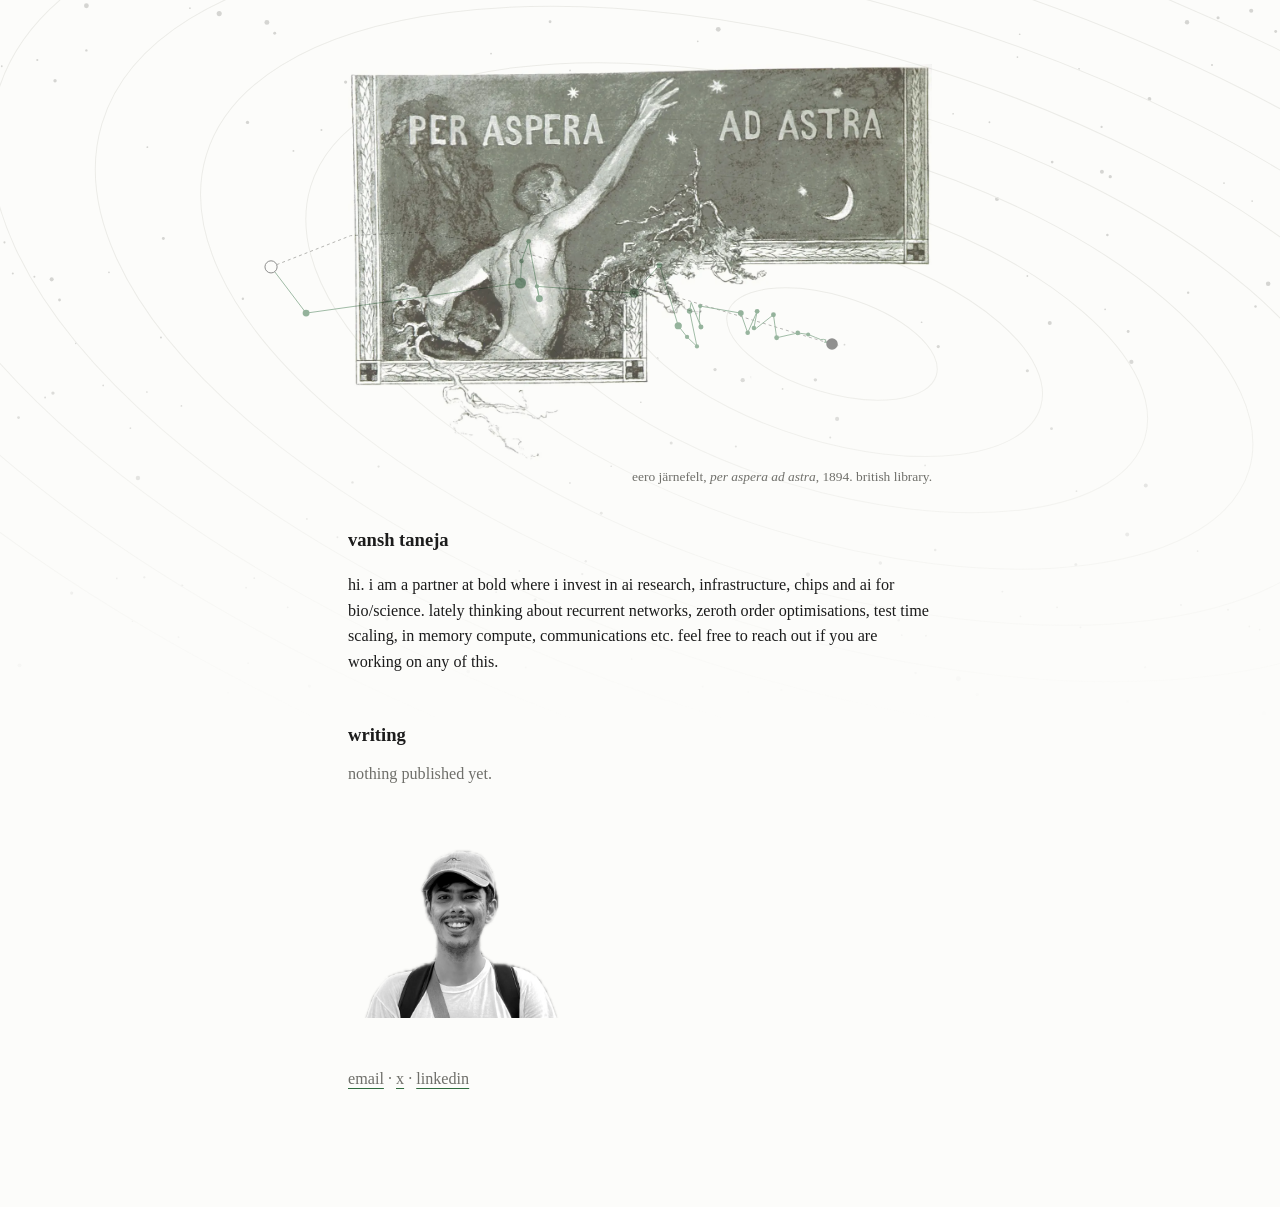
<file: index.html>
<!doctype html>
<html lang="en">
<head>
<meta charset="utf-8">
<meta name="viewport" content="width=device-width, initial-scale=1">
<title>Vansh Taneja</title>
<meta name="description" content="Partner at Bold, investing in AI research, infrastructure, chips and AI for bio/science.">
<link rel="canonical" href="https://vanshtaneja.com/">
<link rel="alternate" type="application/atom+xml" title="Vansh Taneja" href="/feed.xml">
<link rel="icon" href="data:image/svg+xml,%3Csvg xmlns='http://www.w3.org/2000/svg' viewBox='0 0 32 32'%3E%3Cpath d='M16 1c1.7 8.6 5.7 12.6 15 15-9.3 2.4-13.3 6.4-15 15-1.7-8.6-5.7-12.6-15-15 9.3-2.4 13.3-6.4 15-15z' fill='%232f6b3f'/%3E%3C/svg%3E">

<link rel="stylesheet" href="/style.css">
</head>
<body>
<main>
<div class="backdrop" aria-hidden="true">
<svg viewBox="0 0 800 450" preserveAspectRatio="xMidYMid slice">
<g class="fig-sky"><circle cx="137.0" cy="8.5" r="1.59"/><circle cx="466.8" cy="126.0" r="0.66"/><circle cx="292.6" cy="419.7" r="1.08"/><circle cx="446.9" cy="231.0" r="1.01"/><circle cx="561.7" cy="387.6" r="0.78"/><circle cx="111.6" cy="398.3" r="0.60"/><circle cx="761.3" cy="11.1" r="0.96"/><circle cx="220.3" cy="301.5" r="0.74"/><circle cx="489.1" cy="243.1" r="0.54"/><circle cx="324.6" cy="356.8" r="0.53"/><circle cx="741.9" cy="13.9" r="1.37"/><circle cx="446.8" cy="106.3" r="0.53"/><circle cx="572.2" cy="420.7" r="0.77"/><circle cx="527.3" cy="86.0" r="0.83"/><circle cx="113.4" cy="253.7" r="0.54"/><circle cx="462.8" cy="195.1" r="1.34"/><circle cx="32.3" cy="174.6" r="1.26"/><circle cx="693.9" cy="110.4" r="1.01"/><circle cx="557.6" cy="96.1" r="0.53"/><circle cx="642.1" cy="172.5" r="0.56"/><circle cx="411.0" cy="223.9" r="0.61"/><circle cx="675.3" cy="392.1" r="0.61"/><circle cx="415.4" cy="126.9" r="1.27"/><circle cx="637.8" cy="385.2" r="0.53"/><circle cx="715.7" cy="417.1" r="0.69"/><circle cx="780.8" cy="391.5" r="0.55"/><circle cx="47.4" cy="214.6" r="0.55"/><circle cx="90.2" cy="360.8" r="0.72"/><circle cx="563.6" cy="396.9" r="0.55"/><circle cx="340.4" cy="217.5" r="0.86"/><circle cx="626.5" cy="369.7" r="0.55"/><circle cx="356.2" cy="301.9" r="0.59"/><circle cx="12.2" cy="415.8" r="1.19"/><circle cx="748.5" cy="344.4" r="0.53"/><circle cx="522.1" cy="141.5" r="0.55"/><circle cx="113.8" cy="366.0" r="0.74"/><circle cx="91.8" cy="245.0" r="0.53"/><circle cx="672.4" cy="352.9" r="0.93"/><circle cx="509.6" cy="237.4" r="1.07"/><circle cx="436.1" cy="25.8" r="0.53"/><circle cx="81.5" cy="267.6" r="0.53"/><circle cx="716.1" cy="303.4" r="1.23"/><circle cx="419.5" cy="276.9" r="0.94"/><circle cx="688.5" cy="79.3" r="0.70"/><circle cx="23.3" cy="37.5" r="0.67"/><circle cx="33.1" cy="245.7" r="1.05"/><circle cx="328.6" cy="417.2" r="0.58"/><circle cx="334.5" cy="374.9" r="0.95"/><circle cx="660.7" cy="379.6" r="0.57"/><circle cx="357.0" cy="396.0" r="0.60"/><circle cx="541.2" cy="153.6" r="0.60"/><circle cx="692.1" cy="146.9" r="0.79"/><circle cx="393.6" cy="145.4" r="0.69"/><circle cx="790.0" cy="445.9" r="1.43"/><circle cx="610.7" cy="434.0" r="0.99"/><circle cx="371.7" cy="100.4" r="0.93"/><circle cx="774.5" cy="446.6" r="0.53"/><circle cx="782.6" cy="125.7" r="0.54"/><circle cx="792.6" cy="177.4" r="1.41"/><circle cx="151.8" cy="186.7" r="0.74"/><circle cx="704.7" cy="438.4" r="0.79"/><circle cx="219.1" cy="418.0" r="0.73"/><circle cx="155.1" cy="414.5" r="0.53"/><circle cx="672.8" cy="307.0" r="0.53"/><circle cx="505.0" cy="359.1" r="1.30"/><circle cx="64.5" cy="240.9" r="0.55"/><circle cx="599.0" cy="424.2" r="1.54"/><circle cx="322.4" cy="72.1" r="0.54"/><circle cx="21.5" cy="173.0" r="0.63"/><circle cx="523.0" cy="215.8" r="0.89"/><circle cx="363.9" cy="358.8" r="0.71"/><circle cx="488.4" cy="431.2" r="0.63"/><circle cx="356.3" cy="44.0" r="0.56"/><circle cx="439.2" cy="429.1" r="0.67"/><circle cx="765.0" cy="114.4" r="0.53"/><circle cx="499.1" cy="94.4" r="0.53"/><circle cx="435.3" cy="196.0" r="0.61"/><circle cx="68.1" cy="170.2" r="0.53"/><circle cx="100.6" cy="210.9" r="0.61"/><circle cx="586.4" cy="216.6" r="1.00"/><circle cx="578.7" cy="397.3" r="0.63"/><circle cx="118.7" cy="5.1" r="0.53"/><circle cx="547.1" cy="81.2" r="1.10"/><circle cx="142.4" cy="432.9" r="0.55"/><circle cx="396.9" cy="175.2" r="0.54"/><circle cx="688.7" cy="107.4" r="1.23"/><circle cx="584.5" cy="343.7" r="0.78"/><circle cx="623.1" cy="124.3" r="1.25"/><circle cx="73.0" cy="361.5" r="0.54"/><circle cx="92.1" cy="92.0" r="0.57"/><circle cx="54.0" cy="3.6" r="1.50"/><circle cx="433.5" cy="130.9" r="0.59"/><circle cx="576.0" cy="201.4" r="0.53"/><circle cx="674.4" cy="43.0" r="0.53"/><circle cx="54.0" cy="31.5" r="0.73"/><circle cx="34.4" cy="50.5" r="1.05"/><circle cx="784.7" cy="191.6" r="0.75"/><circle cx="738.1" cy="378.1" r="0.54"/><circle cx="459.9" cy="279.1" r="0.63"/><circle cx="82.8" cy="388.2" r="0.53"/><circle cx="493.6" cy="140.7" r="0.57"/><circle cx="704.5" cy="334.1" r="1.22"/><circle cx="179.8" cy="379.6" r="0.54"/><circle cx="742.6" cy="182.9" r="0.74"/><circle cx="310.1" cy="370.1" r="0.54"/><circle cx="210.9" cy="335.8" r="0.58"/><circle cx="44.8" cy="370.7" r="0.98"/><circle cx="618.4" cy="76.4" r="0.57"/><circle cx="707.1" cy="226.2" r="1.32"/><circle cx="8.0" cy="170.9" r="0.63"/><circle cx="360.7" cy="80.8" r="0.87"/><circle cx="527.8" cy="215.4" r="0.55"/><circle cx="158.9" cy="361.4" r="0.55"/><circle cx="595.7" cy="71.1" r="0.54"/><circle cx="241.9" cy="386.5" r="1.24"/><circle cx="464.0" cy="125.4" r="1.23"/><circle cx="154.7" cy="76.5" r="1.03"/><circle cx="690.7" cy="193.3" r="0.55"/><circle cx="102.1" cy="149.1" r="0.92"/><circle cx="375.8" cy="320.8" r="0.90"/><circle cx="265.6" cy="178.4" r="0.64"/><circle cx="256.4" cy="228.8" r="1.59"/><circle cx="757.5" cy="40.6" r="0.63"/><circle cx="86.2" cy="298.8" r="1.39"/><circle cx="797.3" cy="19.7" r="0.89"/><circle cx="705.1" cy="207.2" r="0.90"/><circle cx="382.0" cy="291.4" r="0.53"/><circle cx="183.4" cy="94.3" r="0.60"/><circle cx="166.8" cy="14.0" r="1.54"/><circle cx="637.3" cy="21.4" r="0.53"/><circle cx="782.0" cy="6.7" r="1.28"/><circle cx="153.8" cy="367.3" r="0.53"/><circle cx="1.1" cy="41.4" r="0.56"/><circle cx="402.2" cy="398.7" r="0.54"/><circle cx="467.6" cy="432.5" r="0.53"/><circle cx="28.2" cy="248.4" r="0.60"/><circle cx="191.8" cy="324.3" r="0.53"/><circle cx="200.9" cy="81.2" r="0.63"/><circle cx="767.5" cy="381.1" r="0.56"/><circle cx="787.3" cy="393.5" r="0.53"/><circle cx="400.5" cy="251.4" r="0.54"/><circle cx="657.2" cy="267.9" r="0.88"/><circle cx="366.1" cy="350.8" r="0.73"/><circle cx="306.9" cy="33.5" r="0.58"/><circle cx="474.1" cy="402.1" r="0.61"/><circle cx="523.2" cy="261.8" r="1.28"/><circle cx="171.7" cy="20.8" r="0.91"/><circle cx="343.8" cy="13.6" r="0.88"/><circle cx="550.2" cy="351.9" r="1.07"/><circle cx="216.0" cy="51.3" r="0.99"/><circle cx="518.9" cy="273.5" r="0.61"/><circle cx="718.4" cy="61.8" r="1.17"/><circle cx="236.6" cy="291.6" r="0.70"/><circle cx="281.7" cy="242.6" r="0.62"/><circle cx="11.6" cy="261.0" r="0.87"/><circle cx="464.2" cy="237.6" r="1.33"/><circle cx="642.1" cy="231.7" r="0.96"/><circle cx="433.1" cy="156.7" r="0.55"/><circle cx="448.9" cy="18.3" r="1.50"/><circle cx="2.8" cy="151.5" r="0.65"/><circle cx="394.8" cy="411.9" r="0.54"/><circle cx="656.1" cy="201.9" r="1.24"/><circle cx="578.2" cy="290.9" r="0.53"/><circle cx="657.6" cy="101.3" r="0.83"/><circle cx="37.2" cy="187.5" r="0.87"/><circle cx="300.3" cy="157.2" r="0.57"/><circle cx="635.9" cy="35.7" r="0.53"/><circle cx="322.5" cy="363.0" r="0.92"/><circle cx="390.4" cy="367.2" r="0.71"/><circle cx="193.4" cy="428.8" r="1.04"/></g>
<g class="fig-contours" transform="rotate(16.8 520 215)"><ellipse cx="520" cy="215" rx="68.1" ry="30.4"/><ellipse cx="520" cy="215" rx="136.2" ry="60.9"/><ellipse cx="520" cy="215" rx="204.2" ry="91.3"/><ellipse cx="520" cy="215" rx="272.3" ry="121.8"/><ellipse cx="520" cy="215" rx="340.4" ry="152.2"/><ellipse cx="520" cy="215" rx="408.5" ry="182.7"/><ellipse cx="520" cy="215" rx="476.6" ry="213.1"/><ellipse cx="520" cy="215" rx="544.6" ry="243.6"/><ellipse cx="520" cy="215" rx="612.7" ry="274.0"/><ellipse cx="520" cy="215" rx="680.8" ry="304.5"/><ellipse cx="520" cy="215" rx="748.9" ry="334.9"/></g>
<polyline class="fig-gd" points="169.4,166.8 219.1,147.3 258.3,145.2 290.9,149.6 318.9,155.8 343.2,162.2 364.5,168.3 383.2,173.8 399.6,178.7 414.1,183.0 426.8,186.9 438.0,190.2 447.8,193.2 456.5,195.8 464.1,198.1 470.8,200.2 476.7,201.9 481.9,203.5 486.5,204.9 490.5,206.1 494.0,207.2 497.2,208.1 499.9,208.9 502.3,209.7 504.4,210.3 506.3,210.9 507.9,211.4 509.4,211.8 510.7,212.2 511.8,212.5 512.8,212.8 513.6,213.1 514.4,213.3 515.1,213.5 515.7,213.7 516.2,213.8 516.6,214.0 517.0,214.1 517.4,214.2 517.7,214.3 518.0,214.4 518.2,214.5 518.4,214.5 518.6,214.6 518.8,214.6 518.9,214.7 519.1,214.7 519.2,214.8 519.3,214.8 519.4,214.8 519.4,214.8 519.5,214.9 519.6,214.9 519.6,214.9 519.7,214.9 519.7,214.9 519.7,214.9 519.8,214.9 519.8,214.9 519.8,214.9 519.8,215.0 519.9,215.0 519.9,215.0 519.9,215.0 519.9,215.0 519.9,215.0 519.9,215.0 519.9,215.0 519.9,215.0 520.0,215.0 520.0,215.0 520.0,215.0 520.0,215.0 520.0,215.0 520.0,215.0 520.0,215.0 520.0,215.0 520.0,215.0 520.0,215.0 520.0,215.0 520.0,215.0"/>
<polyline class="fig-zo" points="169.4,166.8 191.3,195.7 325.3,176.9 325.9,163.2 330.4,150.8 337.1,186.7 335.6,179.0 396.4,183.2 412.2,165.8 412.3,165.6 423.9,203.6 429.4,210.6 435.6,216.5 431.0,194.4 432.0,189.0 438.1,204.4 437.0,200.2 437.6,191.3 437.6,191.3 463.0,195.7 467.3,208.0 473.2,194.6 471.2,205.0 471.5,206.1 483.4,196.7 485.4,211.1 498.6,208.1 505.1,209.0 509.7,210.9 512.9,212.2 514.7,212.1 516.3,212.5 516.1,212.6 515.5,214.2 516.4,213.2 516.1,214.1 517.3,214.3 517.8,214.8 517.8,214.4 518.1,214.1 518.2,214.8 518.5,215.0 518.8,214.4 518.8,214.8 519.2,214.8 519.4,214.9 519.5,214.8 519.7,214.8 519.8,214.9 519.8,215.0 519.8,214.9 519.9,214.9 519.9,215.0 519.9,215.0 519.9,215.0 519.9,215.0 520.0,215.0 520.0,215.0 520.0,215.0 520.0,215.0 520.0,215.0 520.0,215.0 520.0,215.0 520.0,215.0 520.0,215.0 520.0,215.0 520.0,215.0 520.0,215.0 520.0,215.0 520.0,215.0 520.0,215.0 520.0,215.0 520.0,215.0 520.0,215.0 520.0,215.0 520.0,215.0 520.0,215.0 520.0,215.0 520.0,215.0 520.0,215.0 520.0,215.0 520.0,215.0 520.0,215.0 520.0,215.0 520.0,215.0 520.0,215.0 520.0,215.0 520.0,215.0 520.0,215.0 520.0,215.0 520.0,215.0 520.0,215.0 520.0,215.0 520.0,215.0 520.0,215.0 520.0,215.0 520.0,215.0 520.0,215.0 520.0,215.0 520.0,215.0 520.0,215.0 520.0,215.0 520.0,215.0 520.0,215.0 520.0,215.0 520.0,215.0 520.0,215.0 520.0,215.0 520.0,215.0 520.0,215.0 520.0,215.0 520.0,215.0 520.0,215.0 520.0,215.0 520.0,215.0 520.0,215.0 520.0,215.0 520.0,215.0 520.0,215.0 520.0,215.0 520.0,215.0 520.0,215.0 520.0,215.0 520.0,215.0 520.0,215.0 520.0,215.0 520.0,215.0 520.0,215.0 520.0,215.0 520.0,215.0 520.0,215.0 520.0,215.0 520.0,215.0 520.0,215.0 520.0,215.0 520.0,215.0 520.0,215.0 520.0,215.0 520.0,215.0 520.0,215.0 520.0,215.0"/>
<g class="fig-stars"><circle cx="191.3" cy="195.7" r="2.15"/><circle cx="325.3" cy="176.9" r="3.49"/><circle cx="325.9" cy="163.2" r="1.47"/><circle cx="330.4" cy="150.8" r="1.46"/><circle cx="337.1" cy="186.7" r="2.16"/><circle cx="335.6" cy="179.0" r="1.30"/><circle cx="396.4" cy="183.2" r="2.89"/><circle cx="412.2" cy="165.8" r="1.77"/><circle cx="423.9" cy="203.6" r="2.25"/><circle cx="429.4" cy="210.6" r="1.33"/><circle cx="435.6" cy="216.5" r="1.32"/><circle cx="431.0" cy="194.4" r="1.74"/><circle cx="438.1" cy="204.4" r="1.56"/><circle cx="437.6" cy="191.3" r="1.33"/><circle cx="463.0" cy="195.7" r="1.83"/><circle cx="467.3" cy="208.0" r="1.45"/><circle cx="473.2" cy="194.6" r="1.50"/><circle cx="471.2" cy="205.0" r="1.38"/><circle cx="483.4" cy="196.7" r="1.52"/><circle cx="485.4" cy="211.1" r="1.50"/><circle cx="498.6" cy="208.1" r="1.47"/><circle cx="505.1" cy="209.0" r="1.26"/></g>
<circle class="fig-start" cx="169.4" cy="166.8" r="3.8"/>
<circle class="fig-min" cx="520" cy="215" r="3.6"/>
</svg>
</div>
<figure class="plate plate-top"><img src="/plate.webp" alt="A figure climbing out of rock and reaching for the stars, under the words Per aspera ad astra" width="1400" height="951"><figcaption>Eero Järnefelt, <i>Per aspera ad astra</i>, 1894. British Library.</figcaption></figure><figure class="portrait"><img src="/portrait.webp" alt="Vansh Taneja" width="640" height="501"></figure><h1>vansh taneja</h1>
<p>hi. I am a partner at Bold where i invest in ai research, infrastructure, chips and ai for bio/science. lately thinking about recurrent networks, zeroth order optimisations, test time scaling, in memory compute, communications etc. feel free to reach out if you are working on any of this.</p>
<figure class="fig">
<svg viewBox="0 0 320 200" role="img" aria-label="A star chart that is also a contour plot of a bowl. Two paths run from the same starting point to the minimum: a smooth dashed one that follows the gradient, and a solid one drawn as a constellation, each star a step taken using only function evaluations.">
<g class="fig-sky"><circle cx="54.8" cy="3.8" r="1.05"/><circle cx="186.7" cy="56.0" r="0.44"/><circle cx="117.0" cy="186.6" r="0.71"/><circle cx="178.8" cy="102.7" r="0.66"/><circle cx="224.7" cy="172.3" r="0.51"/><circle cx="44.6" cy="177.0" r="0.40"/><circle cx="304.5" cy="4.9" r="0.63"/><circle cx="88.1" cy="134.0" r="0.49"/><circle cx="195.6" cy="108.0" r="0.36"/><circle cx="129.8" cy="158.6" r="0.35"/><circle cx="296.8" cy="6.2" r="0.91"/><circle cx="178.7" cy="47.2" r="0.35"/><circle cx="228.9" cy="187.0" r="0.51"/><circle cx="210.9" cy="38.2" r="0.55"/><circle cx="45.4" cy="112.8" r="0.36"/><circle cx="185.1" cy="86.7" r="0.89"/><circle cx="12.9" cy="77.6" r="0.83"/><circle cx="277.6" cy="49.1" r="0.67"/><circle cx="223.0" cy="42.7" r="0.35"/><circle cx="256.8" cy="76.7" r="0.37"/><circle cx="164.4" cy="99.5" r="0.40"/><circle cx="270.1" cy="174.3" r="0.40"/><circle cx="166.1" cy="56.4" r="0.84"/><circle cx="255.1" cy="171.2" r="0.35"/><circle cx="286.3" cy="185.4" r="0.46"/><circle cx="312.3" cy="174.0" r="0.36"/><circle cx="18.9" cy="95.4" r="0.36"/><circle cx="36.1" cy="160.3" r="0.48"/><circle cx="225.5" cy="176.4" r="0.36"/><circle cx="136.2" cy="96.7" r="0.56"/><circle cx="250.6" cy="164.3" r="0.36"/><circle cx="142.5" cy="134.2" r="0.39"/><circle cx="4.9" cy="184.8" r="0.78"/><circle cx="299.4" cy="153.1" r="0.35"/><circle cx="208.9" cy="62.9" r="0.36"/><circle cx="45.5" cy="162.7" r="0.49"/><circle cx="36.7" cy="108.9" r="0.35"/><circle cx="268.9" cy="156.9" r="0.61"/><circle cx="203.8" cy="105.5" r="0.70"/><circle cx="174.4" cy="11.5" r="0.35"/><circle cx="32.6" cy="118.9" r="0.35"/><circle cx="286.4" cy="134.8" r="0.81"/><circle cx="167.8" cy="123.1" r="0.62"/><circle cx="275.4" cy="35.2" r="0.46"/></g>
<g class="fig-contours" transform="rotate(16.8 205 100)"><ellipse cx="205" cy="100" rx="29.6" ry="13.2"/><ellipse cx="205" cy="100" rx="59.2" ry="26.5"/><ellipse cx="205" cy="100" rx="88.8" ry="39.7"/><ellipse cx="205" cy="100" rx="118.4" ry="53.0"/><ellipse cx="205" cy="100" rx="148.0" ry="66.2"/><ellipse cx="205" cy="100" rx="177.6" ry="79.4"/><ellipse cx="205" cy="100" rx="207.2" ry="92.7"/><ellipse cx="205" cy="100" rx="236.8" ry="105.9"/></g>
<polyline class="fig-gd" points="52.5,79.1 74.2,70.5 91.2,69.7 105.4,71.5 117.6,74.3 128.1,77.1 137.4,79.7 145.5,82.1 152.7,84.2 158.9,86.1 164.5,87.8 169.3,89.2 173.6,90.5 177.4,91.7 180.7,92.7 183.6,93.5 186.2,94.3 188.4,95.0 190.4,95.6 192.2,96.1 193.7,96.6 195.1,97.0 196.3,97.4 197.3,97.7 198.2,98.0 199.0,98.2 199.8,98.4 200.4,98.6 200.9,98.8 201.4,98.9 201.9,99.1 202.2,99.2 202.6,99.3 202.9,99.4 203.1,99.4 203.3,99.5 203.5,99.6 203.7,99.6 203.9,99.7 204.0,99.7 204.1,99.7 204.2,99.8 204.3,99.8 204.4,99.8 204.5,99.8 204.5,99.9 204.6,99.9 204.6,99.9 204.7,99.9 204.7,99.9 204.8,99.9 204.8,99.9 204.8,99.9 204.8,99.9 204.9,100.0 204.9,100.0 204.9,100.0 204.9,100.0 204.9,100.0 204.9,100.0 204.9,100.0 204.9,100.0 204.9,100.0 205.0,100.0 205.0,100.0 205.0,100.0 205.0,100.0 205.0,100.0 205.0,100.0 205.0,100.0 205.0,100.0 205.0,100.0 205.0,100.0 205.0,100.0 205.0,100.0 205.0,100.0 205.0,100.0 205.0,100.0 205.0,100.0 205.0,100.0 205.0,100.0"/>
<polyline class="fig-zo" points="52.5,79.1 62.1,91.6 120.4,83.4 120.6,77.5 122.6,72.1 125.5,87.7 124.8,84.3 151.3,86.2 158.1,78.6 158.2,78.5 163.2,95.0 165.6,98.1 168.3,100.7 166.3,91.1 166.7,88.7 169.4,95.4 168.9,93.6 169.2,89.7 169.2,89.7 180.2,91.6 182.1,97.0 184.6,91.1 183.8,95.7 183.9,96.1 189.1,92.0 190.0,98.3 195.7,97.0 198.5,97.4 200.5,98.2 201.9,98.8 202.7,98.7 203.4,98.9 203.3,98.9 203.0,99.7 203.4,99.2 203.3,99.6 203.8,99.7 204.0,99.9 204.0,99.7 204.2,99.6 204.2,99.9 204.4,100.0 204.5,99.7 204.5,99.9 204.7,99.9 204.7,100.0 204.8,99.9 204.8,99.9 204.9,100.0 204.9,100.0 204.9,100.0 204.9,100.0 204.9,100.0 204.9,100.0 205.0,100.0 205.0,100.0 205.0,100.0 205.0,100.0 205.0,100.0 205.0,100.0 205.0,100.0 205.0,100.0 205.0,100.0 205.0,100.0 205.0,100.0 205.0,100.0 205.0,100.0 205.0,100.0 205.0,100.0 205.0,100.0 205.0,100.0 205.0,100.0 205.0,100.0 205.0,100.0 205.0,100.0 205.0,100.0 205.0,100.0 205.0,100.0 205.0,100.0 205.0,100.0 205.0,100.0 205.0,100.0 205.0,100.0 205.0,100.0 205.0,100.0 205.0,100.0 205.0,100.0 205.0,100.0 205.0,100.0 205.0,100.0 205.0,100.0 205.0,100.0 205.0,100.0 205.0,100.0 205.0,100.0 205.0,100.0 205.0,100.0 205.0,100.0 205.0,100.0 205.0,100.0 205.0,100.0 205.0,100.0 205.0,100.0 205.0,100.0 205.0,100.0 205.0,100.0 205.0,100.0 205.0,100.0 205.0,100.0 205.0,100.0 205.0,100.0 205.0,100.0 205.0,100.0 205.0,100.0 205.0,100.0 205.0,100.0 205.0,100.0 205.0,100.0 205.0,100.0 205.0,100.0 205.0,100.0 205.0,100.0 205.0,100.0 205.0,100.0 205.0,100.0 205.0,100.0 205.0,100.0 205.0,100.0 205.0,100.0 205.0,100.0 205.0,100.0 205.0,100.0 205.0,100.0 205.0,100.0 205.0,100.0 205.0,100.0 205.0,100.0 205.0,100.0 205.0,100.0 205.0,100.0 205.0,100.0"/>
<g class="fig-stars"><circle cx="62.1" cy="91.6" r="1.42"/><circle cx="120.4" cy="83.4" r="2.30"/><circle cx="120.6" cy="77.5" r="0.97"/><circle cx="122.6" cy="72.1" r="0.96"/><circle cx="125.5" cy="87.7" r="1.42"/><circle cx="124.8" cy="84.3" r="0.86"/><circle cx="151.3" cy="86.2" r="1.90"/><circle cx="158.1" cy="78.6" r="1.16"/><circle cx="163.2" cy="95.0" r="1.48"/><circle cx="165.6" cy="98.1" r="0.88"/><circle cx="168.3" cy="100.7" r="0.87"/><circle cx="166.3" cy="91.1" r="1.15"/><circle cx="169.4" cy="95.4" r="1.03"/><circle cx="169.2" cy="89.7" r="0.88"/><circle cx="180.2" cy="91.6" r="1.21"/><circle cx="182.1" cy="97.0" r="0.96"/><circle cx="184.6" cy="91.1" r="0.99"/><circle cx="183.8" cy="95.7" r="0.91"/><circle cx="189.1" cy="92.0" r="1.00"/><circle cx="190.0" cy="98.3" r="0.99"/><circle cx="195.7" cy="97.0" r="0.97"/><circle cx="198.5" cy="97.4" r="0.83"/></g>
<circle class="fig-start" cx="52.5" cy="79.1" r="2.5"/>
<circle class="fig-min" cx="205" cy="100" r="2.4"/>
</svg>
<figcaption><b>Fig. 1.</b> Per aspera ad astra. One bowl, two descents. Dashed follows the gradient. Solid never sees it: each star is a step taken on two function evaluations alone. Seed 20261005.</figcaption>
</figure>
<h2>Writing</h2>
<p class="empty">Nothing published yet.</p>
<figure class="signoff"><img src="/portrait.webp" alt="Vansh Taneja" width="640" height="501"></figure><p class="links"><a href="mailto:vansht@boldcap.com">email</a> · <a href="https://x.com/vansht">x</a> · <a href="https://www.linkedin.com/in/vanshtaneja">linkedin</a></p>
<figure class="plate plate-bottom"><img src="/plate.webp" alt="A figure climbing out of rock and reaching for the stars, under the words Per aspera ad astra" width="1400" height="951"><figcaption>Eero Järnefelt, <i>Per aspera ad astra</i>, 1894. British Library.</figcaption></figure>

</main>
</body>
</html>
</file>
<file: style.css>
/* The site's look: a book serif on off-white, all lowercase, green as the one accent colour.
   The text face is the reader's own system serif (Iowan Old Style on Apple devices, Palatino or
   Georgia elsewhere), so nothing is downloaded for it. */
@font-face {
  font-family: "IBM Plex Mono";
  src: url("/fonts/ibm-plex-mono-latin-400-normal.woff2") format("woff2");
  font-weight: 400;
  font-style: normal;
  font-display: swap;
}

@font-face {
  font-family: "IBM Plex Mono";
  src: url("/fonts/ibm-plex-mono-latin-400-italic.woff2") format("woff2");
  font-weight: 400;
  font-style: italic;
  font-display: swap;
}

@font-face {
  font-family: "IBM Plex Mono";
  src: url("/fonts/ibm-plex-mono-latin-600-normal.woff2") format("woff2");
  font-weight: 600;
  font-style: normal;
  font-display: swap;
}

:root {
  --bg: #fcfcfa;
  --text: #1c1c1c;
  --muted: #6f6f6a;
  --rule: #dcdcd6;
  --accent: #2f6b3f;
  --mark: #fff1b8;
  --font: "Iowan Old Style", "Palatino Linotype", Palatino, Georgia, serif;
  --mono: "IBM Plex Mono", ui-monospace, Menlo, Consolas, monospace;
  --measure: 39rem;
}

*,
*::before,
*::after {
  box-sizing: border-box;
}

html {
  -webkit-text-size-adjust: 100%;
}

body {
  margin: 0;
  background: var(--bg);
  color: var(--text);
  font: 1.01rem/1.58 var(--font);
  font-kerning: normal;
  text-rendering: optimizeLegibility;
}

main {
  max-width: var(--measure);
  margin: 0 auto;
  padding: 4rem 1.25rem 6rem;
  text-transform: lowercase;
}

pre,
code,
mark,
.katex {
  text-transform: none;
}

h1,
h2,
h3 {
  font-size: 1.15em;
  font-weight: 600;
  line-height: 1.4;
  text-transform: lowercase;
}

h1 {
  margin: 0 0 1.2rem;
}

h2 {
  margin: 3rem 0 0.8rem;
}

h3 {
  font-weight: 400;
  font-style: italic;
  margin: 2rem 0 0.5rem;
}

p,
ul,
ol,
blockquote,
pre,
table {
  margin: 0 0 1.2rem;
}

ul {
  list-style: "–  ";
  padding-left: 1.75rem;
}

ul ul {
  list-style: "·  ";
}

ol {
  padding-left: 2.2rem;
}

li {
  margin: 0.35rem 0;
}

li > ul,
li > ol {
  margin: 0.35rem 0 0.8rem;
}

a {
  color: inherit;
  text-decoration: underline;
  text-decoration-color: var(--accent);
  text-decoration-thickness: 1px;
  text-underline-offset: 0.22em;
}

a:hover {
  color: var(--accent);
}

hr {
  border: 0;
  border-top: 1px dashed var(--rule);
  margin: 2.5rem 0;
}

img {
  max-width: 100%;
  height: auto;
}

blockquote {
  margin-left: 0;
  padding-left: 1rem;
  border-left: 1px solid var(--muted);
  color: var(--muted);
}

code,
pre {
  font-family: var(--mono);
  font-size: 0.86em;
}

:not(pre) > code {
  color: var(--accent);
}

pre code {
  font-size: 1em;
}

pre {
  padding: 0.9rem 1rem;
  border: 1px solid var(--rule);
  overflow-x: auto;
  line-height: 1.55;
}

table {
  border-collapse: collapse;
}

th,
td {
  padding: 0.3rem 1.2rem 0.3rem 0;
  border-bottom: 1px solid var(--rule);
  text-align: left;
  font-weight: 400;
}

th {
  font-weight: 600;
  text-transform: lowercase;
}

mark {
  background: var(--mark);
  color: inherit;
  padding: 0.1em 0.4em;
  font-size: 0.75em;
  font-weight: 600;
  letter-spacing: 0.04em;
}

/* Portrait and Fig. 1 */

.portrait {
  display: none;
  margin: 0 0 1.5rem;
  width: 12rem;
  max-width: 80%;
}

.portrait img {
  display: block;
  width: 100%;
  height: auto;
  filter: grayscale(1);
}

.fig {
  display: none;
  margin: 2rem 0 0;
  max-width: 20rem;
}

/* The graph again, large and faint, behind the top of the front page. It fades out half-way down. */
.backdrop {
  position: absolute;
  z-index: -1;
  top: 0;
  left: 0;
  width: 100%;
  height: min(80vh, 48rem);
  opacity: 0.5;
  pointer-events: none;
  -webkit-mask-image: linear-gradient(to bottom, #000 45%, transparent);
  mask-image: linear-gradient(to bottom, #000 45%, transparent);
}

.backdrop svg {
  display: block;
  width: 100%;
  height: 100%;
  fill: none;
}

.backdrop svg * {
  vector-effect: non-scaling-stroke;
}

/* On narrow screens there is no side margin for the paths to live in: keep the rings and stars only. */
@media (max-width: 48rem) {
  .backdrop polyline,
  .backdrop .fig-stars,
  .backdrop .fig-start,
  .backdrop .fig-min {
    display: none;
  }
}

.fig svg {
  display: block;
  width: 100%;
  height: auto;
  fill: none;
}

.fig svg * {
  vector-effect: non-scaling-stroke;
}

.fig-contours {
  stroke: var(--rule);
}

.fig-gd {
  stroke: var(--muted);
  stroke-dasharray: 3 3;
}

.fig-sky {
  fill: var(--muted);
  opacity: 0.55;
}

.fig-zo {
  stroke: var(--accent);
  stroke-width: 0.9;
  stroke-linejoin: round;
}

.fig-stars {
  fill: var(--accent);
}

.fig-start {
  fill: var(--bg);
  stroke: var(--text);
}

.fig-min {
  fill: var(--text);
}

figcaption {
  margin-top: 0.6rem;
  color: var(--muted);
  font-size: 0.84rem;
  line-height: 1.5;
}

figcaption b {
  font-weight: 600;
}

/* Front page */

.motto {
  margin-top: -0.9rem;
  color: var(--muted);
  font-style: italic;
}

.links,
.meta,
.back,
.empty,
.draft,
.summary,
.posts time {
  color: var(--muted);
}

.links {
  margin-top: 3rem;
}

/* The Järnefelt headpiece. It is ink on white, multiplied onto the page so it takes the paper colour. */

.plate {
  margin: 0 0 2.5rem;
}

.plate img {
  display: block;
  width: 100%;
  height: auto;
  mix-blend-mode: multiply;
}

.plate figcaption {
  margin-top: 0.4rem;
  text-align: right;
}

.plate-bottom {
  display: none;
  margin: 4rem 0 0;
}

.signoff {
  margin: 3.5rem 0 0;
  width: 14rem;
  max-width: 70%;
}

.signoff img {
  display: block;
  width: 100%;
  height: auto;
}

.posts {
  list-style: none;
  padding: 0;
}

.posts li {
  display: flex;
  align-items: baseline;
  gap: 1.5rem;
  margin: 0 0 0.7rem;
}

.posts time {
  flex: none;
  width: 5.5rem;
  text-transform: lowercase;
}

.summary {
  margin: 0;
}

.draft {
  font-style: italic;
}

/* Posts */

.summary:empty {
  display: none;
}

.back {
  margin-bottom: 3rem;
  text-transform: lowercase;
}

article header {
  margin-bottom: 2rem;
}

article header h1 {
  margin-bottom: 0;
}

.meta {
  text-transform: lowercase;
}

.katex {
  font-size: 1.15em;
}

.katex-display {
  overflow-x: auto;
  overflow-y: hidden;
  padding: 0.25rem 0;
}

.footnotes {
  margin-top: 3rem;
  padding-top: 1rem;
  border-top: 1px dashed var(--rule);
}

.footnotes h2 {
  position: absolute;
  width: 1px;
  height: 1px;
  overflow: hidden;
  clip-path: inset(50%);
}
</file>
